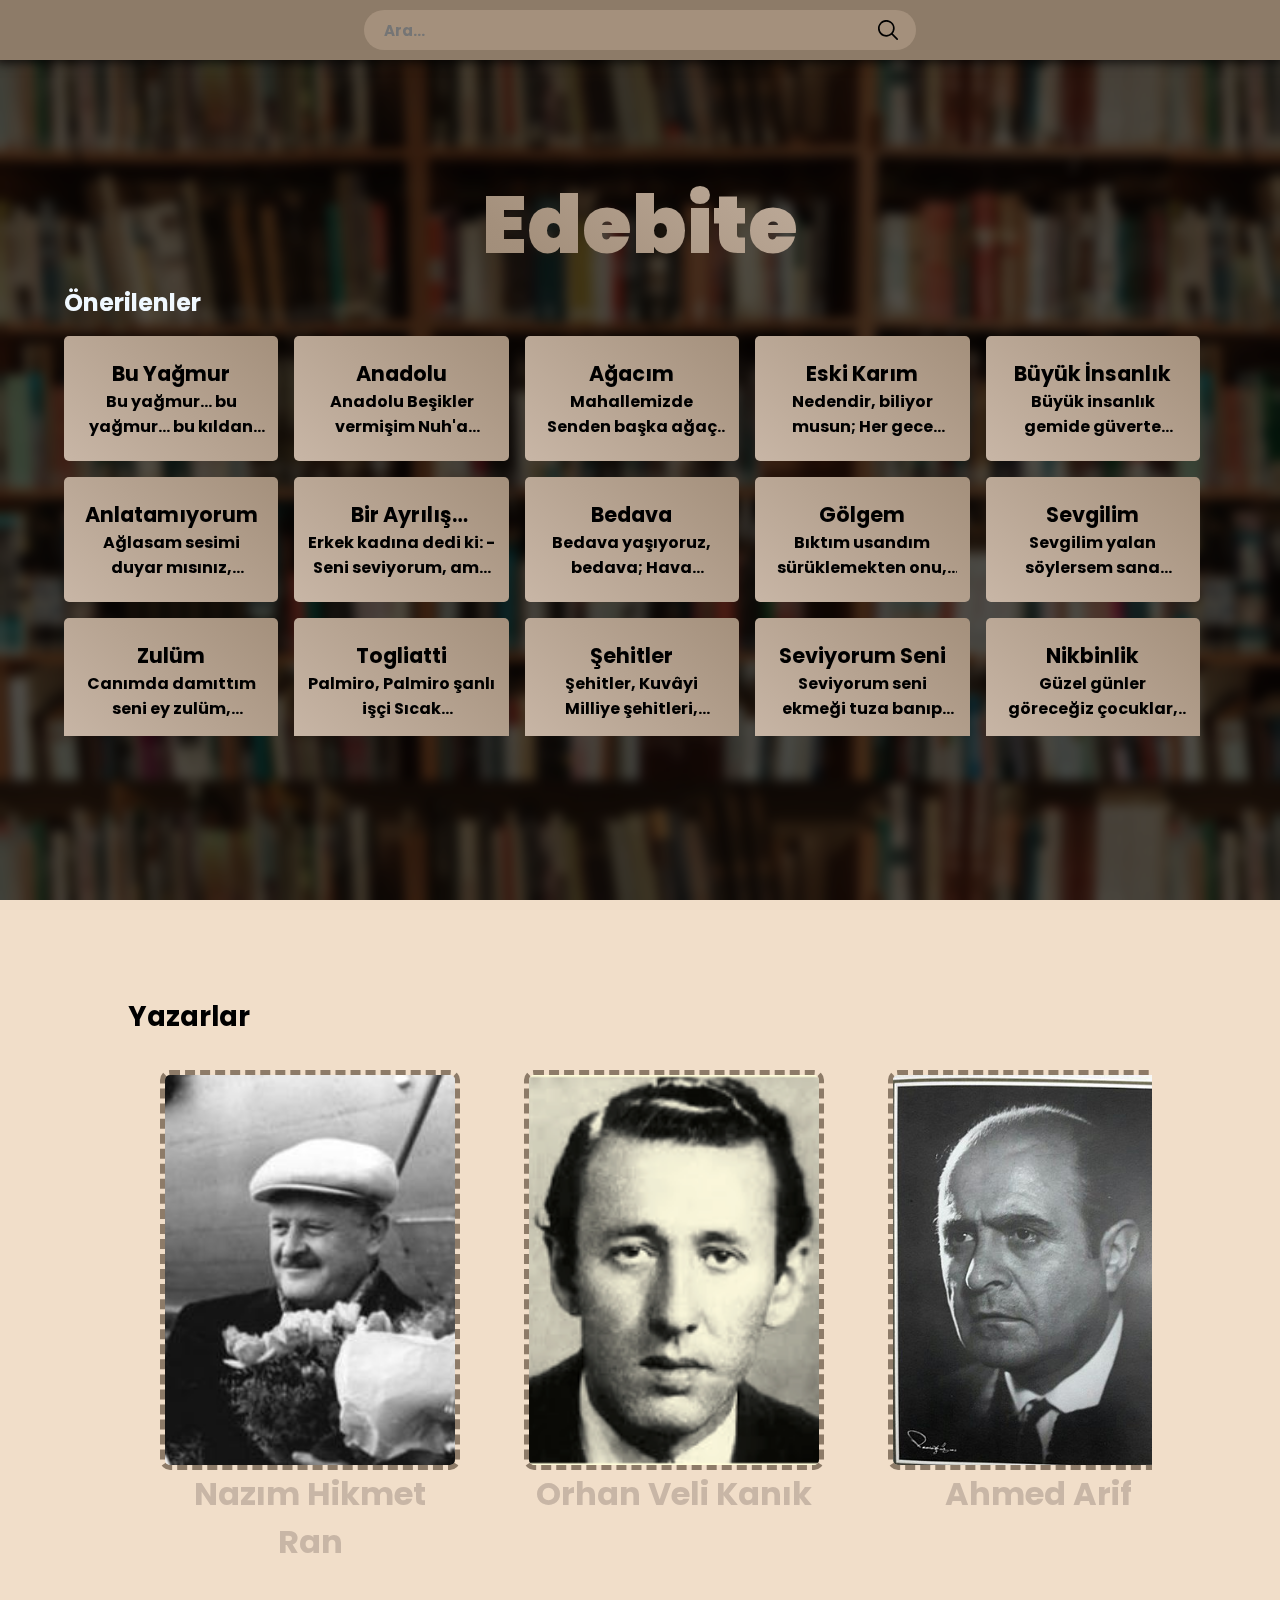
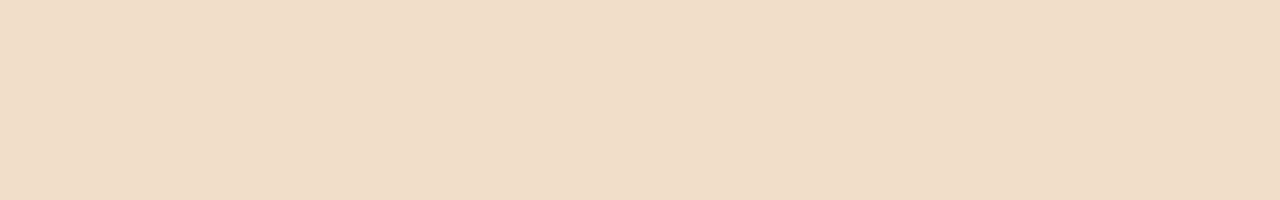
<file: index.html>
<!DOCTYPE html>
<html lang="en">
<head>
    <meta charset="UTF-8">
    <meta http-equiv="X-UA-Compatible" content="IE=edge">
    <meta name="viewport" content="width=device-width, initial-scale=1.0">
    <meta http-equiv="Permissions-Policy" content="interest-cohort=()">
    <link rel="stylesheet" href="./settings/global style.css">
    <link rel="stylesheet" href="./style/media.css">
    <link rel="stylesheet" href="./style/theme.css">
    <link rel="stylesheet" href="./style/topbar.css">
    <link rel="stylesheet" href="./style/style.css">
    <script src="./source/index.js" defer async></script>
    <script src="./source/theme.js" defer></script>
    <script src="./source/randomid.js" defer></script>
    <title>Edebite | Anasayfa</title>
</head>
<body onload="setTheme()" class="new">
    <header>
        <nav class="top">
            <div class="search">
                <form id="searchForm" onsubmit="return hasValue()">
                    <input name="q" id="searchInput" type="text" placeholder="Ara..." autocomplete="off">
                    <button type="submit" title="Ara">
                        <img src="./img/search.svg" alt="reload">
                    </button>
                </form>
            </div>
        </nav>
    </header>
    <main>
        <div class="blur"></div>
        <div class="content">
            <h1>Edebite</h1>
            <section class="recomended">
                <h2>Önerilenler</h2>
                <ul class="recomended-list" id="recomendedList"></ul>
            </section>
            <div class="blend"></div>
        </div>
    </main>
    <section class="popular">
        <h1>Yazarlar</h1>
        <ul class="author-wrapper"></ul>
    </section>
    <a href="https://github.com/SylesGH/literature-club" class="github-link hide">
        <p>Github Repo</p>
        <svg xmlns="http://www.w3.org/2000/svg" width="20" height="20" viewBox="0 0 24 24">
            <path d="M12 0C5.374 0 0 5.373 0 12c0 5.302 3.438 9.8 8.207 11.387.599.111.793-.261.793-.577v-2.234c-3.338.726-4.033-1.416-4.033-1.416-.546-1.387-1.333-1.756-1.333-1.756-1.089-.745.083-.729.083-.729 1.205.084 1.839 1.237 1.839 1.237 1.07 1.834 2.807 1.304 3.492.997.107-.775.418-1.305.762-1.604-2.665-.305-5.467-1.334-5.467-5.931 0-1.311.469-2.381 1.236-3.221-.124-.303-.535-1.524.117-3.176 0 0 1.008-.322 3.301 1.23A11.509 11.509 0 0 1 12 5.803c1.02.005 2.047.138 3.006.404 2.291-1.552 3.297-1.23 3.297-1.23.653 1.653.242 2.874.118 3.176.77.84 1.235 1.911 1.235 3.221 0 4.609-2.807 5.624-5.479 5.921.43.372.823 1.102.823 2.222v3.293c0 .319.192.694.801.576C20.566 21.797 24 17.3 24 12c0-6.627-5.373-12-12-12z"/>
        </svg>
    </a>
    <!-- <a href="https://www.bit.ly/edebite" class="self-link">bit.ly/edebite</a> -->
    <!-- <input type="checkbox" class="change-to-new" id="changeToNew" onchange="document.body.classList.toggle('new')"></input> -->
</body>
</html>
</file>
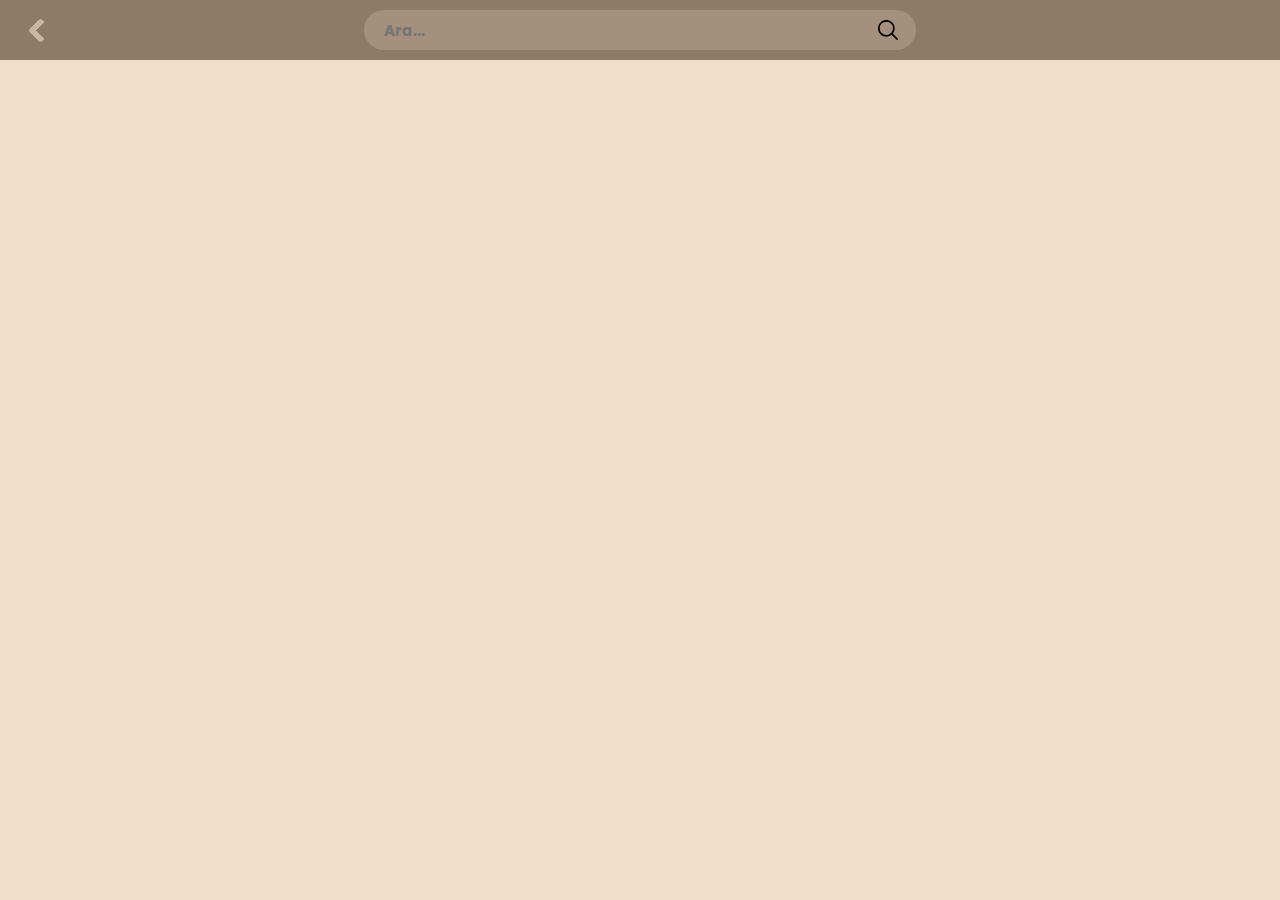
<file: result.html>
<!DOCTYPE html>
<html lang="en">
<head>
    <meta charset="UTF-8">
    <meta http-equiv="X-UA-Compatible" content="IE=edge">
    <meta name="viewport" content="width=device-width, initial-scale=1.0">
    <meta http-equiv="Permissions-Policy" content="interest-cohort=()">
    <link rel="stylesheet" href="./settings/global style.css"> 
    <link rel="stylesheet" href="./style/media.css">
    <link rel="stylesheet" href="./style/theme.css">
    <link rel="stylesheet" href="./style/topbar.css">
    <link rel="stylesheet" href="./style/result.css">
    <link rel="stylesheet" href="./style/search-media.css">
    <script src="./source/result-page.js" defer async></script>
    <script src="./source/result.js" defer async></script>
    <script src="./source/theme.js" defer></script>
    <!-- <script async src="https://pagead2.googlesyndication.com/pagead/js/adsbygoogle.js?client=ca-pub-6916256716741431"
     crossorigin="anonymous"></script> -->
    <title>Edebite | </title>
</head>
<body onload="setTheme()">
    <header>
        <nav class="top">
            <div class="back" title="Geri git"></div>
            <div class="search">
                <form onsubmit="return hasValue()">
                    <input id="searchInput" type="text" placeholder="Ara..." autocomplete="off">
                    <button type="submit" title="Ara">
                        <img src="./img/search.svg" alt="reload">
                    </button>
                </form>
            </div>
        </nav>
    </header>
    <main>
        <h1 class="title"></h1>
        <p class="text"></p>
        <p class="author"></p>
    </main>
    
</body>
</html>
</file>
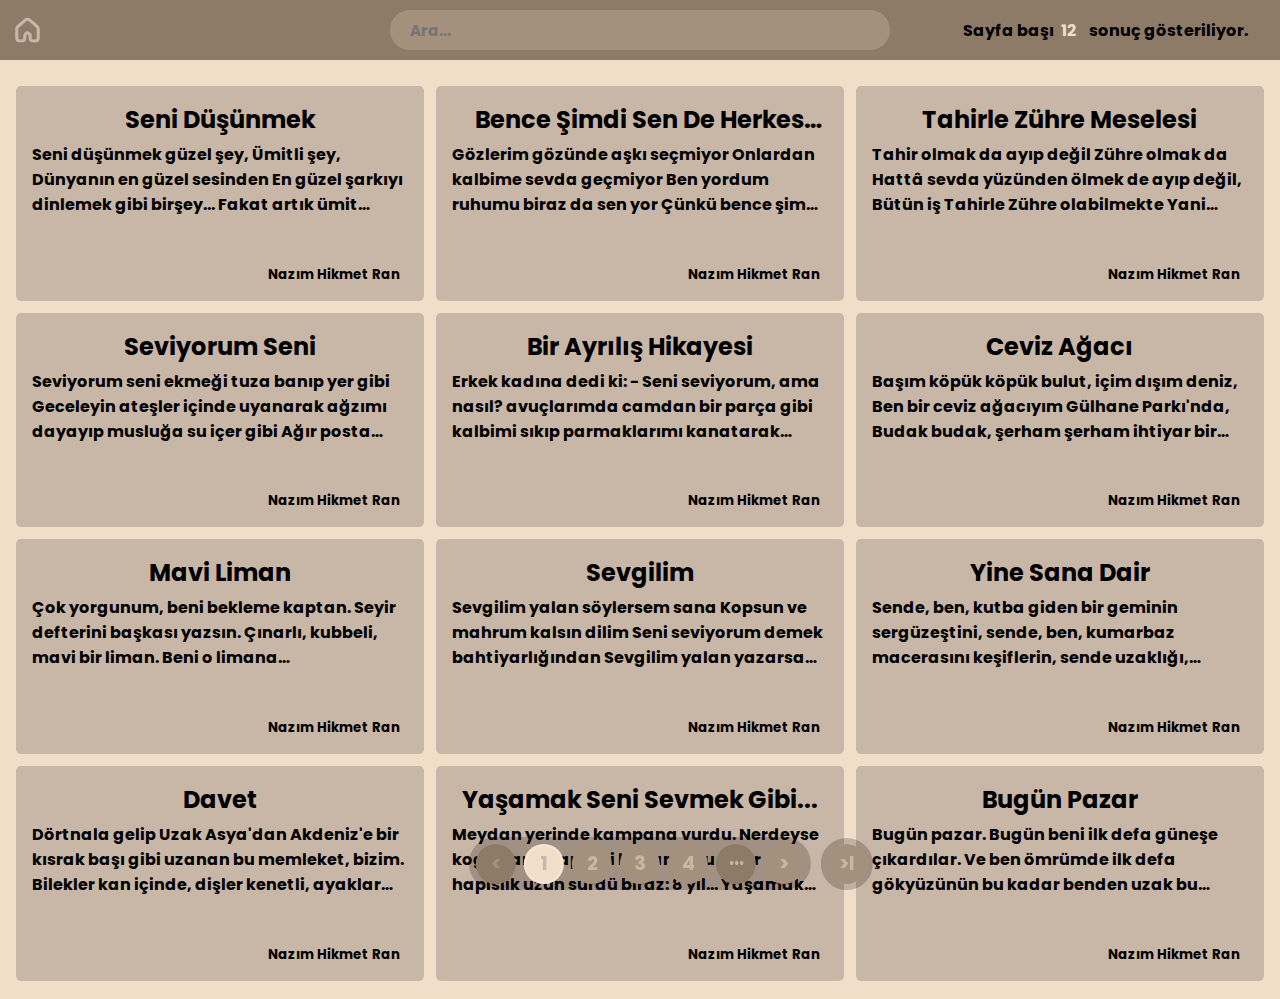
<file: search.html>
<!DOCTYPE html>
<html lang="en">
<head>
    <meta charset="UTF-8">
    <meta http-equiv="X-UA-Compatible" content="IE=edge">
    <meta name="viewport" content="width=device-width, initial-scale=1.0">
    <meta http-equiv="Permissions-Policy" content="interest-cohort=()">
    <link rel="stylesheet" href="./settings/global style.css">
    <link rel="stylesheet" href="./style/topbar.css">
    <link rel="stylesheet" href="./style/search.css">
    <link rel="stylesheet" href="./style/media.css">
    <link rel="stylesheet" href="./style/theme.css">
    <link rel="stylesheet" href="./style/search-media.css">
    <script src="./source/easter.js" defer async></script>
    <script src="./source/internet-speed.js" defer></script>
    <script src="./source/search.js" defer async></script>
    <script src="./source/theme.js" defer></script>
    <title>Edebite | Ara</title>
</head>
<body onload="setTheme(); searchInput.focus();">
    <div class="searchbar">
        <div class="home" title="Anasayfa" onclick="returnToHomePage()">
            <svg width="25" height="25" viewBox="0 0 32 32" fill="none" xmlns="http://www.w3.org/2000/svg">
                <path d="M29.742 24.884V15.352c0 -0.914 0 -1.376 -0.112 -1.806a3.45 3.45 0 0 0 -0.48 -1.056c-0.25 -0.366 -0.592 -0.668 -1.286 -1.274L19.618 4.002c-1.284 -1.12 -1.926 -1.684 -2.644 -1.898a3.434 3.434 0 0 0 -1.948 0c-0.724 0.214 -1.364 0.774 -2.646 1.892l-8.244 7.22c-0.69 0.606 -1.04 0.908 -1.288 1.274 -0.218 0.322 -0.382 0.68 -0.48 1.056 -0.112 0.43 -0.112 0.892 -0.112 1.806v9.532c0 1.6 0 2.4 0.26 3.032 0.35 0.842 1.02 1.512 1.862 1.862 0.632 0.26 1.432 0.26 3.032 0.26 1.598 0 2.402 0 3.036 -0.26 0.84 -0.35 1.504 -1.02 1.856 -1.862 0.26 -0.632 0.26 -1.432 0.26 -3.032v-1.716c0 -2.648 2.864 -4.298 5.154 -2.976 1.062 0.612 1.72 1.744 1.72 2.976v1.716c0 1.6 0 2.4 0.262 3.032 0.344 0.842 1.016 1.512 1.856 1.862 0.634 0.26 1.432 0.26 3.038 0.26 1.596 0 2.4 0 3.028 -0.26a3.44 3.44 0 0 0 1.862 -1.862c0.26 -0.632 0.26 -1.432 0.26 -3.032Z" stroke="var(--color-3)" stroke-width="4" stroke-linecap="round" stroke-linejoin="round"/>
            </svg>
        </div>
        <input id="searchInput" name="s" type="text" placeholder="Ara..." autocomplete="off" title="Ara">
        <div class="resultPerPageWrapper">
            <span>Sayfa başı </span>
            <select name="resultPerPage" id="resultPerPage" title="Sayfada görünecek sonuç sayısını seç">
                <option value="12" selected>12</option>
                <option value="16">16</option>
                <option value="20">20</option>
                <option value="24">24</option>
                <option value="28">28</option>
                <option value="32">32</option>
                <option value="36">36</option>
                <option value="40">40</option>
            </select>
            <span> sonuç gösteriliyor.</span> 
        </div>     
    </div>
    <div class="paginationControls">
        <button class="firstPageBtn" onclick="page = 0; reload()">l&lt;</button>
        <button class="prevPageBtn" onclick="previousPage()">&lt;</button>
        <span class="pageNums"></span>
        <button class="nextPageBtn" onclick="nextPage()">&gt;</button>
        <button class="lastPageBtn" onclick="page = 999; reload()">&gt;l</button>
    </div>
    <div class="searchResults"></div>
    <div class="no-result hidden">
        <div class="polaroid">
            <!-- <div class="image-wrapper">
                <img src="https://i.pinimg.com/564x/19/50/99/1950990f2d884a7807eb4012f88c159f.jpg" alt="reload">
            </div> -->
            <h1 id="polaroidText">Sonuç bulunamadı.</h1>
        </div>
    </div>
</body>
</html>
</file>
<file: settings/global style.css>
@import url('https://fonts.googleapis.com/css2?family=Poppins:wght@300&display=swap');

* {
    margin: 0;
    padding: 0;
    box-sizing: border-box;
    font-family: 'Poppins', sans-serif;
    font-weight: bold;
    scroll-behavior: smooth;
    -webkit-tap-highlight-color: rgba(255, 255, 255, 0);
}

::-webkit-scrollbar {
    background-color: var(--color-3);
    width: 10px;
}

::-webkit-scrollbar-thumb {
    background-color: var(--color-2);
    border-radius: 20px;
}

::selection {
    background: rgba(90, 90, 90, 0.4);
}

:root {
    --result-width: 350px;
    --search-border-radius: 20px;
}

#closePopup {
    height: 30px;
    aspect-ratio: 1;
    border-radius: 20px;
    position: absolute;
    top: 12.5px;
    right: 12.5px;
    cursor: pointer;
    display: flex;
}

#closePopup::before,
#closePopup::after {
    content: '';
    width: 4px;
    height: 32px;
    position: absolute;
    right: 12.5px;
    border-radius: 1rem;
    background-color: var(--color-1);
}

#closePopup::before {
    transform: rotateZ(45deg);
}

#closePopup::after {
    transform: rotateZ(-45deg);
}

a {
    text-decoration: none;
    color: cornflowerblue;
    border-radius: 20px;
    transition: all 0.3s;
}

a:hover {
    color: blueviolet;
    scale: 1.02;
}
</file>
<file: style/media.css>
@media screen and (max-width: 375px) {
    main h1 {
        font-size: 15vw;
        bottom: 0rem;
    }
}

@media screen and (max-width: 600px) {
    .popular {
        padding: 3rem 2.5rem !important;
    }

    .popular .author-wrapper li a .img-wrapper {
        width: 100px;
        height: 200px;
    }

    .popular .author-wrapper li {
        padding: 1rem !important;
    }

    .popular .author-wrapper {
        height: unset !important;
    }

    .searchbar {
        justify-content: center !important;
    }

    .searchbar #searchInput {
        width: 230px;
        position: relative;
    }

    main p {
        width: 100%;
    }

    .theme-popup .popup {
        height: 25rem !important;
        width: 20rem;
    }

    .theme-popup .popup .theme {
        height: 4rem;
        aspect-ratio: 1;
    }

    .result .desc {
        -webkit-line-clamp: 2;
        line-clamp: 2;
    }

    .result .author {
        right: 0;
        left: 1rem;
        bottom: 0.7rem;
        font-size: 1rem;
        text-align: left;
    }

    .result .read {
        justify-content: flex-end;
        align-items: flex-end;
        background: none;
        backdrop-filter: blur(0);
        opacity: 1;
        pointer-events: all;
    }

    .read button {
        margin: 0 0.5rem 0.5rem;
        scale: 1;
    }

    .searchResults {
        margin: 0.25rem 0rem 9rem;
        gap: .75rem;
        row-gap: .75rem;
    }

    .searchResults .result {
        margin: 0 1.1rem;
        margin-top: 0;
    }

    main h1 {
        font-size: 15vw;
        bottom: 3rem;
    }

    .top .search button {
        position: relative;
        border-radius: var(--search-border-radius);
    }

    .top .search form #searchInput {
        width: 275px;
    }

    main {
        flex-direction: column;
        align-items: center;
    }

    main .inf {
        text-align: center;
    }

    main .inf .bio {
        padding-right: 0;
        padding: 0 2rem 80%;
        text-align: start;
    }

    .firstPageBtn, .lastPageBtn {
        display: none;
    }
}

@media screen and (max-width: 880px) {
    .recomended-list {
        display: flex !important;
        padding-right: 0 !important;
    }

    .recomended-list::-webkit-scrollbar {
        display: none;
    }
}

@media screen and (max-width: 1135px) {
    .searchbar .resultPerPageWrapper span {
        display: none;
    }

    .searchbar .resultPerPageWrapper #resultPerPage {
        position: relative;
        left: .5rem;
    }
}
</file>
<file: style/theme.css>
.theme-popup {
    width: 100%;
    height: 100%;
    position: absolute;
    top: 0;
    left: 0;
    background: rgba(0, 0, 0, 0.75);
    display: flex;
    justify-content: center;
    align-items: center;
    z-index: 2;
}

.theme-popup.hide {
    display: none;
}

.theme-popup .popup {
    height: 40vh;
    aspect-ratio: 1.8 / 1;
    position: relative;
    background-color: var(--color-4);
    border-radius: 5px;
    overflow: hidden;
    display: flex;
    justify-content: center;
    align-items: center;
    box-shadow: 0 0 10px 10px rgba(0, 0, 0, 0.15);
}

.theme-popup .popup h1 {
    color: var(--color-1);
    position: absolute;
    top: 10%;
    transform: translateY(-5%);
    font-size: 3.5rem;
    -webkit-text-stroke: 1px;
    
}

.theme-popup .popup #closeThemePopup {
    height: 30px;
    aspect-ratio: 1;
    border-radius: 20px;
    position: absolute;
    top: 12.5px;
    right: 12.5px;
    cursor: pointer;
    display: flex;
}

.theme-popup .popup #closeThemePopup::before,
.theme-popup .popup #closeThemePopup::after {
    content: '';
    width: 4px;
    height: 32px;
    position: absolute;
    right: 12.5px;
    border-radius: 1rem;
    background-color: var(--color-1);
}

.theme-popup .popup #closeThemePopup::before {
    transform: rotateZ(45deg);
}

.theme-popup .popup #closeThemePopup::after {
    transform: rotateZ(-45deg);
}

.theme-popup .popup .themes {
    display: flex;
    flex-wrap: wrap;
    padding: 10%;
    justify-content: center;
    gap: 1rem;
    position: absolute;
    bottom: -8%;
}

.theme-popup .popup .theme {
    background-color: rgba(0, 0, 0, 0.25);
    height: 70px;
    aspect-ratio: 1;
    border-radius: 100%;
    cursor: pointer;
    border: 6px solid rgba(0, 0, 0, 0.25);
}

.theme-popup .popup .theme .palette {
    display: grid;
    grid-template-columns: 1fr 1fr;
    grid-template-rows: 1fr 1fr;
    border-radius: 100px;
    overflow: hidden;
}

.theme-popup .popup .theme .palette .color {
    height: 100%;
    aspect-ratio: 1;
    z-index: 1;
}

.theme:nth-child(1) .palette .color:nth-child(1) {background-color: #8D7B68;}
.theme:nth-child(1) .palette .color:nth-child(2) {background-color: #A4907C;}
.theme:nth-child(1) .palette .color:nth-child(3) {background-color: #C8B6A6;}
.theme:nth-child(1) .palette .color:nth-child(4) {background-color: #F1DEC9;}

.theme:nth-child(2) .palette .color:nth-child(1) {background-color: #874356;}
.theme:nth-child(2) .palette .color:nth-child(2) {background-color: #C65D7B;}
.theme:nth-child(2) .palette .color:nth-child(3) {background-color: #F68989;}
.theme:nth-child(2) .palette .color:nth-child(4) {background-color: #F6E7D8;}

.theme:nth-child(3) .palette .color:nth-child(1) {background-color: #4E4E6A;}
.theme:nth-child(3) .palette .color:nth-child(2) {background-color: #1F6CB0;}
.theme:nth-child(3) .palette .color:nth-child(3) {background-color: #70A3C4;}
.theme:nth-child(3) .palette .color:nth-child(4) {background-color: #E7E8F5;}

.theme:nth-child(4) .palette .color:nth-child(1) {background-color: #6886C5;}
.theme:nth-child(4) .palette .color:nth-child(2) {background-color: #FFACB7;}
.theme:nth-child(4) .palette .color:nth-child(3) {background-color: #FFE0AC;}
.theme:nth-child(4) .palette .color:nth-child(4) {background-color: #F9F9F9;}

.theme:nth-child(5) .palette .color:nth-child(1) {background-color: #40513B;}
.theme:nth-child(5) .palette .color:nth-child(2) {background-color: #609966;}
.theme:nth-child(5) .palette .color:nth-child(3) {background-color: #9DC08B;}
.theme:nth-child(5) .palette .color:nth-child(4) {background-color: #EDF1D6;}

.theme:nth-child(6) .palette .color:nth-child(1) {background-color: #2C3333;}
.theme:nth-child(6) .palette .color:nth-child(2) {background-color: #2E4F4F;}
.theme:nth-child(6) .palette .color:nth-child(3) {background-color: #0E8388;}
.theme:nth-child(6) .palette .color:nth-child(4) {background-color: #CBE4DE;}

.theme:nth-child(7) .palette .color:nth-child(1) {background-color: #191825;}
.theme:nth-child(7) .palette .color:nth-child(2) {background-color: #865DFF;}
.theme:nth-child(7) .palette .color:nth-child(3) {background-color: #E384FF;}
.theme:nth-child(7) .palette .color:nth-child(4) {background-color: #FFA3FD;}

.theme:nth-child(8) .palette .color:nth-child(1) {background-color: #7A3E65;}
.theme:nth-child(8) .palette .color:nth-child(2) {background-color: #A84448;}
.theme:nth-child(8) .palette .color:nth-child(3) {background-color: #E9A178;}
.theme:nth-child(8) .palette .color:nth-child(4) {background-color: #F6E1C3;}

.theme:nth-child(9) .palette .color:nth-child(1) {background-color: #AA77FF;}
.theme:nth-child(9) .palette .color:nth-child(2) {background-color: #62CDFF;}
.theme:nth-child(9) .palette .color:nth-child(3) {background-color: #97DEFF;}
.theme:nth-child(9) .palette .color:nth-child(4) {background-color: #C9EEFF;}

.theme:nth-child(10) .palette .color:nth-child(1) {background-color: #292929;}
.theme:nth-child(10) .palette .color:nth-child(2) {background-color: #525252;}
.theme:nth-child(10) .palette .color:nth-child(3) {background-color: #8c8c8c;}
.theme:nth-child(10) .palette .color:nth-child(4) {background-color: #d1d1d1;}
</file>
<file: style/topbar.css>
.top {
    height: 8vh;
    width: 100%;
    padding: 10px;
    position: absolute;
    top: 0;
    display: flex;
    justify-content: center;
    background-color: var(--color-1);
}

.top .search form {
    height: 100%;
    display: flex;
    align-items: center;
    justify-content: center;
}

.top .search input {
    width: 500px;
    height: 100%;
    border-radius: var(--search-border-radius);
    background-color: var(--color-3);
    outline: none;
    border: none;
    font-size: 15px;
    padding: 0 20px;
}

.top .search button {
    height: 100%;
    width: calc(8vh - 20px);
    /* position: relative;
    right: 39px; */
    border-radius: 0 var(--search-border-radius) var(--search-border-radius) 0;
    background: var(--color-2);
    border: none;
    display: flex;
    justify-content: center;
    align-items: center;
    cursor: pointer;
    z-index: 1;
}

.top .search input:hover + button {
    background: var(--color-3);
}

.top .search button img {
    margin: 0 4px 1px 0;
}

#searchInput {
    width: 500px;
    height: 100%;
    border-radius: var(--search-border-radius) 0 0 var(--search-border-radius);
    background-color: var(--color-2);
    outline: none;
    border: none;
    font-size: 15px;
    padding: 0 20px;
    z-index: 1;
}

#searchInput:hover {
    background-color: var(--color-3);
}

.searchbar, .top {
    height: 60px;
    width: 100%;
    padding: 10px;
    position: fixed;
    top: 0;
    display: flex;
    justify-content: center;
    background-color: var(--color-1);
    z-index: 99;
}

.searchbar {
    align-items: center;
}

.resultPerPageWrapper {
    position: absolute;
    right: 2rem;
    display: flex;
    gap: .4rem;
}

.resultPerPageWrapper #resultPerPage {
    appearance: none;
    outline: none;
    background: transparent;
    border: none;
    font-size: 1rem;
    color: var(--color-4);
    cursor: pointer;
    display: flex;
}

.resultPerPageWrapper #resultPerPage option {
    background: var(--color-3);
    color: var(--color-1);
}

.resultPerPageWrapper #resultPerPage option:active {
    background-color: var(--color-1);
    color: var(--color-3);
}
</file>
<file: style/style.css>
main {
    position: relative;
    width: 100%;
    height: 100vh;
    background-color: var(--color-4);
    display: flex;
    flex-direction: column;
    align-items: center;
    justify-content: center;
    flex-wrap: wrap;
    text-align: center;
}

body.new main {
    background: url("../img/background/bookshelf.jpg");
}

body.new main .blur {
    width: 100%;
    height: 100%;
    backdrop-filter: blur(6px);
    filter: brightness(0.4);
    position: absolute;
    top: 0;
    left: 0;
}

main h1 {
    font-size: 5rem;
    font-weight: 900;
}

body.new main h1 {
    position: relative;
    z-index: 1;
    background: linear-gradient(35deg, var(--color-1), var(--color-2), var(--color-3), var(--color-4), var(--color-4), var(--color-3), var(--color-2), var(--color-1));
    background-size: 300%;
    color: transparent;
    background-clip: text;
    -webkit-background-clip: text;
    transition: all 0.5s;
}

body.new main h1:hover {
    background-position: 100% 0;
}

@keyframes rainbow-text {
    from {
        background-position: 0%;
    }
    to {
        background-position: 100%;
    }
}

.top {
    box-shadow: 0 0 10px 3px rgba(0, 0, 0, 0.7);
    transition: all .3s;
    transform-origin: top;
}

.top.hide {
    transform: translateY(0) scaleY(1);
}

body.new .top.hide {
    transform: translateY(-100%) scaleY(0);
}

body.new .top-wake:hover + .top.hide {
    transform: translateY(0) scaleY(1);
}

.top .search {
    width: 100%;
}

.top .search button {
    position: static;
}

#searchInput {
    border-radius: var(--search-border-radius) 0 0 var(--search-border-radius);
}

.github-link {
    position: fixed;
    right: 0;
    bottom: 0;
    margin: .8rem 1rem;
    display: flex;
    gap: .5rem;
    display: flex;
    justify-content: center;
    align-items: center;
}

.github-link svg {
    fill: slateblue;
    box-sizing: content-box;
    border: 2px solid cornflowerblue;
    border-radius: 2rem;
    transition: all 0.3s;
}

.github-link:hover svg {
    border: 4px solid blueviolet;
}

.github-link.hide {
    display: none;
}

.self-link {
    position: fixed;
    left: 5px;
    bottom: 0;
}

.recomended {
    display: flex;
    flex-direction: column;
    align-items: start;
    padding-left: 50%;
    transform: translateX(-50%);
    max-width: 100vw;
}

body.new .recomended > h2 {
    position: relative;
    z-index: 1;
    color: aliceblue;
}

/* stuff 
body:not(.new) .recomended *, body.new .change-to-new {
    display: none;
} */

.recomended-list {
    list-style: none;
    gap: 1rem;
    flex-wrap: wrap;
    margin-top: 1rem;
    padding-right: 1rem;
    height: 400px;
    overflow-y: scroll;
    display: grid;
    align-items: center;
    justify-items: center;
    grid-template-columns: repeat(5, 1fr);
    width: 90vw;
}

.recomended-list::-webkit-scrollbar {
    border-radius: 2rem;
    width: 7px;
}

.recomended-list li {
    height: 125px;
    padding: .8rem;
    background: linear-gradient(45deg, var(--color-3), var(--color-2));
    border-radius: 5px;
    display: flex;
    flex-direction: column;
    justify-content: center;
    align-items: center;
    cursor: pointer;
    position: relative;
    overflow: hidden;
}

.recomended-list li .recomended-title {
    font-size: 1.3rem;
    display: -webkit-box;
    -webkit-line-clamp: 1;
    -webkit-box-orient: vertical;  
    overflow: hidden;
}

.recomended-list li .recomended-desc {
    display: -webkit-box;
    -webkit-line-clamp: 2;
    -webkit-box-orient: vertical;  
    overflow: hidden;
}

.recomended-list li .recomended-background {
    display: none;
}

.recomended-list li:hover .recomended-background {
    width: 100%;
    height: 100%;
    position: absolute;
    display: flex;
    justify-content: center;
    align-items: center;
    background: rgba(0, 0, 0, 0.7);
    cursor: auto;
}

.recomended-list li a button {
    appearance: none;
    height: 40px;
    aspect-ratio: 1.75;
    border-radius: 5px;
    border: none;
    cursor: pointer;
    transition: all 0.2s;
    background: var(--color-4);
}

.recomended-list li a button:hover {
    border-radius: 1rem;
    font-size: 1rem;
    scale: 1.1;
    background: var(--color-3);
    color: aliceblue;
}

.change-to-new {
    position: fixed;
    right: 0;
    bottom: 0;
    height: 30px;
    margin: 0.5rem;
    aspect-ratio: 1;
    appearance: none;
    border: 4px solid gray;
    border-radius: 20rem;
    overflow: hidden;
    display: flex;
    align-items: center;
    justify-content: center;
    transition: all 0.3s;
    cursor: pointer;
}

.change-to-new::after, .change-to-new::before {
    content: "";
    display: inline-block;
    position: absolute;
    height: 100%;
    width: 20px;
    background-color: black;
    top: 0;
}

.change-to-new::after {
    right: 0;
    width: 100%;
}

.change-to-new::before {
    left: 0;
    background-color: white;
}

.change-to-new:checked::before {
    width: 100%;
    left: 50%;
    transform: translateX(-50%);
}

.change-to-new:checked::after {
    right: 100%;
}

/* stuff */
body:not(.new) .popular {
    display: none;
}

.popular {
    display: block;
    height: 100vh;
    width: 100%;
    background: var(--color-4);
    padding: 6rem 8rem;
}

.popular h1 {
    font-size: 1.7rem;
}

.popular .author-wrapper {
    height: 100%;
    width: 100%;
    overflow-x: scroll;
    list-style: none;
    display: flex;
}

.popular .author-wrapper::-webkit-scrollbar {
    border-radius: 2rem;
    height: 8px;
}

.popular .author-wrapper li {
    height: 100%;
    width: 25rem;
    padding: 2rem;
    font-size: 2rem;
    text-align: center;
}

.popular .author-wrapper li a {
    display: flex;
    flex-direction: column-reverse;
    align-items: center;
    color: var(--color-3);
}

.popular .author-wrapper li a:hover {
    color: var(--color-2);
}

.popular .author-wrapper li a .img-wrapper {
    position: relative;
    width: 300px;
    height: 400px;
    overflow: hidden;
    border-radius: 10px;
    border: 5px dashed var(--color-1);
    object-fit: cover;
}
</file>
<file: style/result.css>
body {
    background-color: var(--color-4);
}

.top {
    position: relative !important;
    overflow: hidden;
}

main {
    padding: 2rem;
    font-size: 20px;
}

.title {
    font-size: 2.3rem;
    text-transform: uppercase;
    font-weight: 900;
    margin-bottom: 1rem;
}

.text {
    font-size: 20px;
    font-weight: lighter;
}

.author {
    margin-top: 4rem;
    text-align: end;
    font-size: 18px;
}

.back {
    height: calc(100% - 20px);
    aspect-ratio: 1;
    position: absolute;
    left: 20px;
    display: flex;
    justify-content: center;
    align-items: center;
}

.back::before {
    content: '';
    border: solid var(--color-3);
    border-width: 0 3px 3px 0;
    display: inline-block;
    padding: 3px;
    border-radius: 2px;
    scale: 2;
    rotate: 135deg;
    cursor: pointer;
}

a {
    color: var(--color-3);
    border-radius: 0;
    padding: .5rem;
    text-decoration: underline;
    transition: none;
}

a:hover {
    color: var(--color-1);
    text-decoration: none;
}
</file>
<file: style/search-media.css>
@media screen and (max-width: 600px) {
    .top .search form {
        justify-content: flex-start !important;
        position: relative;
        left: 15px;
    }
     
    .top .search {
        width: inherit;
        position: relative;
        left: 1.5rem;
    }

    .top .search form #searchInput {
        width: 240px;
    }

    .top .back {
        justify-content: start;
    }
}
</file>
<file: style/search.css>
body {
    background-color: var(--color-4);
}

/* search */
.searchResults {
    display: grid;
    justify-items: center;
    grid-template-columns: repeat(auto-fill, minmax(var(--result-width), 1fr));
    gap: .75rem;
    row-gap: 0;
    margin: 0.25rem 1rem 5.5rem;
    position: relative;
    top: 70px;
}

.result {
    border-radius: 5px;
    background-color: var(--color-3);
    aspect-ratio: 1.9 / 1;
    margin-top: 0.75rem;
    text-align: center;
    padding: 1rem;
    position: relative;
    overflow: hidden;
}

.result h2 {
    margin-bottom: .3rem;
    overflow: hidden;
    display: -webkit-box;
    -webkit-line-clamp: 1;
    line-clamp: 3;
    -webkit-box-orient: vertical;
}

.result .desc {
    text-align: start;
    overflow: hidden;
    display: -webkit-box;
    -webkit-line-clamp: 3;
    -webkit-box-orient: vertical;
}

.result .author {
    position: absolute;
    right: 1.5rem;
    bottom: 1rem;
}

.read {
    position: absolute;
    top: 0;
    left: 0;
    height: 100%;
    width: 100%;
    display: flex;
    justify-content: center;
    align-items: center;
    background-color: rgba(0, 0, 0, 0.6);
    transition: all 0.2s;
    opacity: 0;
    pointer-events: none;
    backdrop-filter: blur(3px);
}

.read button {
    width: 120px;
    aspect-ratio: 3 / 1;
    border-radius: 20px;
    border: none;
    cursor: pointer;
    font-size: 18px;
    background-color: var(--color-4);
    color: var(--color-1);
    user-select: none;
    scale: 0.7;
    transition: scale 0.2s;
}

.result:hover .read button {
    scale: 1;
}

.result:hover .read button:hover {
    scale: 1.1;
}

.read button:hover {
    background-color: var(--color-2);
    color: var(--color-4);
    transition: scale 0.1s;
}

.result:hover .read {
    opacity: 1;
    pointer-events: all;
}

.read.hidden {
    visibility: hidden;
    opacity: 0.5;
    scale: 0.6;
    filter: blur(5px);
    transform: translateY(-30%);
}

.show {
    visibility: visible;
    opacity: 1;
    scale: 1;
    filter: blur(0);
    transform: translateY(0);
}

.animate {
    transition: all 0.3s cubic-bezier(0.54, 0.49, 0, 1.5);
}

/* controls */
.paginationControls {
    display: flex;
    justify-content: center;
    align-items: center;
    margin-top: 1rem;
    position: fixed;
    bottom: 10px;
    left: 50%;
    transform: translateX(-50%);
    z-index: 100;
    background: rgba(0, 0, 0, 0.2);
    border-radius: 100px;
    padding: .4rem .2rem;
    user-select: none;
}

.paginationControls button, span.ellipsis {
    background-color: var(--color-2);
    color: var(--color-3);
    border: none;
    border-radius: 50%;
    width: 2.5rem;
    height: 2.5rem;
    margin: 0 .25rem;
    font-size: 1.2rem;
    cursor: pointer;
    transition: background-color 0.2s;
}

.paginationControls button:hover {
    background-color: var(--color-3);
    color: var(--color-4);
}

.paginationControls button.unavaible {
    background-color: var(--color-1);
    color: var(--color-2);
    cursor: not-allowed;
    pointer-events: none;
}

span.ellipsis {
    display: flex;
    justify-content: center;
    background-color: var(--color-1);
    color: var(--color-3);
    cursor: auto;
}

.pageNums {
    display: flex;
}

.pageNum.active {
    background-color: var(--color-4);
    color: var(--color-3);
    box-shadow: 0 0 3px 2px rgba(255, 255, 255, 0.3) inset;
    pointer-events: none;
}

.no-result {
    width: 100%;
    height: 100%;
    position: absolute;
    top: 0;
    left: 0;
    display: flex;
    align-items: center;
    justify-content: center;
}

.no-result.hidden, .paginationControls.hidden {
    display: none;
}

.polaroid {
    display: flex;
    flex-direction: column;
    align-items: center;
    text-align: center;
}

.top .search button {
    position: relative;
    right: 39px;
}

#searchInput {
    border-radius: var(--search-border-radius);
}

div.home {
    display: flex;
    position: absolute;
    top: 50%;
    transform: translateY(-50%);
    left: 15px;
    cursor: pointer;
}

.firstPageBtn, .lastPageBtn {
    outline: 0.4rem solid rgba(0, 0, 0, 0.2);
    position: absolute;
}

.firstPageBtn {
    left: -60px;
}

.lastPageBtn {
    right: -60px;
}
</file>
